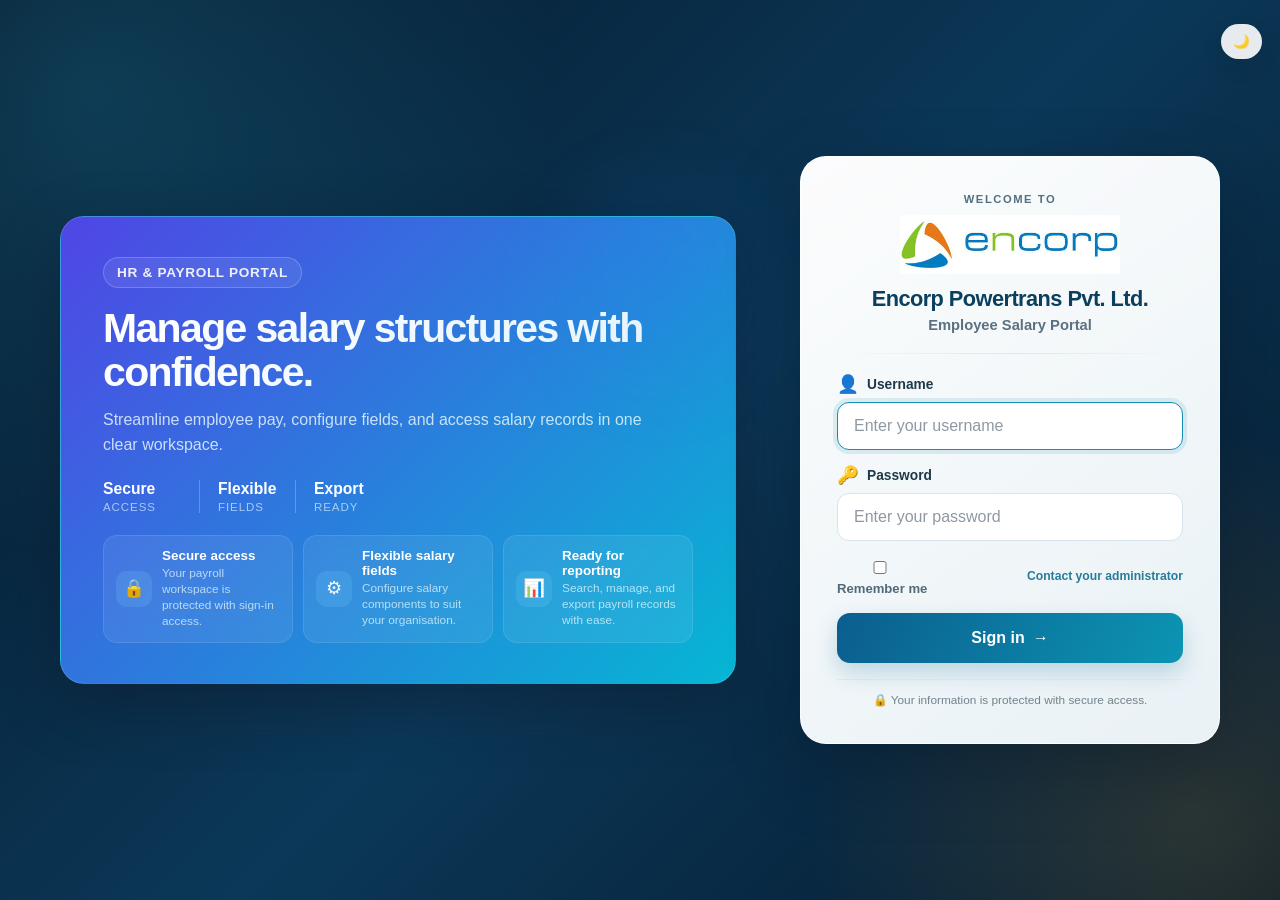
<file: encorp_app/static/index.html>
<!DOCTYPE html>
<html lang="en">
  <head>
    <meta charset="UTF-8" />
    <meta name="viewport" content="width=device-width, initial-scale=1.0" />
    <title>Encorp | Login</title>
    <link rel="stylesheet" href="styles.css?v=encorp-ui-2" />
    <link rel="stylesheet" href="login-overrides.css?v=encorp-ui-2" />
  </head>
  <body class="auth-page">
    <button class="theme-toggle" id="themeToggle" type="button" aria-label="Toggle dark mode">🌙</button>
    <div class="auth-orb auth-orb-one" aria-hidden="true"></div>
    <div class="auth-orb auth-orb-two" aria-hidden="true"></div>
    <div class="auth-grid" aria-hidden="true"></div>
    <div class="page-shell login-bg auth-page">
      <div class="auth-shell">
        <section class="auth-hero" aria-labelledby="loginWelcomeTitle">
          <div class="hero-content">
            <div class="hero-badge">HR &amp; Payroll Portal</div>
            <h2 id="loginWelcomeTitle">Manage salary structures with confidence.</h2>
            <p>Streamline employee pay, configure fields, and access salary records in one clear workspace.</p>
            <div class="hero-stat-row" aria-label="Portal highlights">
              <div><strong>Secure</strong><span>Access</span></div>
              <div><strong>Flexible</strong><span>Fields</span></div>
              <div><strong>Export</strong><span>Ready</span></div>
            </div>
            <div class="hero-features" aria-label="Portal features">
              <div class="feature-item"><span class="feature-icon" aria-hidden="true">&#128274;</span><div class="feature-text"><h4>Secure access</h4><p>Your payroll workspace is protected with sign-in access.</p></div></div>
              <div class="feature-item"><span class="feature-icon" aria-hidden="true">&#9881;</span><div class="feature-text"><h4>Flexible salary fields</h4><p>Configure salary components to suit your organisation.</p></div></div>
              <div class="feature-item"><span class="feature-icon" aria-hidden="true">&#128202;</span><div class="feature-text"><h4>Ready for reporting</h4><p>Search, manage, and export payroll records with ease.</p></div></div>
            </div>
          </div>
        </section>

        <div class="login-card-container">
        <section class="login-card" aria-labelledby="companyName">
          <div class="brand-block">
            <span class="signin-overline">Welcome to</span>
            <img id="headerLogo" class="small-logo" src="encorp-logo.jpg?v=encorp-ui-2" alt="Encorp logo" />
            <h1 id="companyName">Encorp Powertrans Pvt. Ltd.</h1>
            <p id="companyTagline">Employee Salary Portal</p>
          </div>
          <div class="login-divider" aria-hidden="true"></div>
          <form id="loginForm" novalidate>
              <div class="form-group">
                <label for="username"><span class="label-icon" aria-hidden="true">&#128100;</span> Username</label>
                <input id="username" class="form-input" name="username" type="text" placeholder="Enter your username" required autocomplete="username" autofocus />
              </div>

              <div class="form-group">
                <label for="password"><span class="label-icon" aria-hidden="true">&#128273;</span> Password</label>
                <input id="password" class="form-input" name="password" type="password" placeholder="Enter your password" required autocomplete="current-password" />
              </div>

              <div class="form-actions">
                <label class="remember"><input type="checkbox" id="remember" /> Remember me</label>
                <span class="forgot">Contact your administrator</span>
              </div>

              <button type="submit" class="login-btn"><span>Sign in</span><span class="btn-arrow" aria-hidden="true">&#8594;</span></button>
              <p id="loginMessage" class="message" role="alert" aria-live="polite"></p>
          </form>
          <footer class="login-footer"><p><span aria-hidden="true">&#128274;</span> Your information is protected with secure access.</p></footer>
        </section>
        </div>
      </div>
    </div>

    <script src="script.js?v=encorp-ui-4"></script>
  </body>
</html>
</file>
<file: encorp_app/static/styles.css>
:root {
  color-scheme: light;
  font-family: "Segoe UI", Tahoma, Geneva, Verdana, sans-serif;
  --app-font: "Segoe UI";
  --primary: #0f5d8f;
  --primary-dark: #0a3f5e;
  --accent: #f4b400;
  --bg: #f3f7fb;
  --card: #ffffff;
  --text: #162330;
  --muted: #5f6d7c;
  --border: #dfe9f1;
}

body.dark-mode {
  --primary: #4ba3ff;
  --primary-dark: #9dd0ff;
  --accent: #fbbf24;
  --bg: #07131d;
  --card: #0f1f2d;
  --text: #f2f7fb;
  --muted: #9eb0bd;
  --border: #263846;
}

* {
  box-sizing: border-box;
}

body {
  margin: 0;
  font-family: var(--app-font), "Segoe UI", Tahoma, Geneva, Verdana, sans-serif;
  background: linear-gradient(135deg, #f4f9ff 0%, #eef5fb 100%);
  color: var(--text);
  transition: background 0.25s ease, color 0.25s ease;
}

body.dark-mode {
  background: linear-gradient(135deg, #07131d 0%, #122536 100%);
}

.app-shell {
  display: grid;
  grid-template-columns: 260px minmax(0, 1fr);
  min-height: 100vh;
}

.sidebar {
  background: linear-gradient(180deg, #0b3552 0%, #0f5d8f 100%);
  color: #fff;
  padding: 24px 18px;
  transition: width 0.25s ease;
}

.sidebar.collapsed {
  width: 88px;
}

.sidebar.collapsed .brand-text,
.sidebar.collapsed .nav-link {
  display: none;
}

.sidebar.collapsed .sidebar-nav {
  display: none;
}

.sidebar-brand {
  display: flex;
  align-items: center;
  gap: 10px;
  margin-bottom: 24px;
}

.sidebar-brand strong {
  display: block;
  font-size: 1rem;
}

.sidebar-brand p {
  margin: 2px 0 0;
  color: rgba(255,255,255,0.72);
}

.sidebar-nav {
  display: grid;
  gap: 8px;
}

.sidebar-toggle {
  width: 100%;
  margin: 0 0 12px;
  background: rgba(255,255,255,0.14);
  color: #fff;
  border: 0;
  border-radius: 10px;
  padding: 8px;
}

.sidebar .nav-link {
  color: rgba(255,255,255,0.9);
  padding: 10px 12px;
  border-radius: 10px;
}

.sidebar .nav-link.active,
.sidebar .nav-link:hover {
  background: rgba(255,255,255,0.16);
}

.theme-toggle {
  position: fixed;
  top: 18px;
  right: 18px;
  z-index: 50;
  border: none;
  border-radius: 999px;
  padding: 10px 12px;
  background: rgba(255,255,255,0.9);
  box-shadow: 0 8px 20px rgba(0,0,0,0.12);
  cursor: pointer;
}

body.dark-mode .theme-toggle {
  background: rgba(15,31,45,0.95);
  color: #fff;
}

.page-shell {
  min-height: 100vh;
  display: grid;
  place-items: center;
  padding: 24px;
}

.auth-page {
  background: radial-gradient(circle at top left, #2184c2 0%, #0a3f5e 45%, #07263b 100%);
}

.auth-shell {
  width: min(1100px, 100%);
  display: grid;
  grid-template-columns: 1.3fr 0.9fr;
  gap: 24px;
  align-items: stretch;
}

.auth-hero,
.login-card,
.employee-card,
.table-card,
.summary-card,
.toolbar-card,
.dashboard-card,
.settings-card,
.search-card {
  background: var(--card);
  border: 1px solid rgba(255, 255, 255, 0.6);
  border-radius: 22px;
  box-shadow: 0 18px 40px rgba(5, 26, 42, 0.16);
}

.auth-hero {
  padding: 36px;
  background: linear-gradient(135deg, rgba(255,255,255,0.95), rgba(241,247,252,0.95));
  display: flex;
  flex-direction: column;
  justify-content: center;
}

.auth-hero h2 {
  margin: 0 0 12px;
  font-size: 2rem;
  color: var(--primary-dark);
}

.auth-hero p {
  margin: 0 0 16px;
  color: var(--muted);
  line-height: 1.6;
}

.hero-badge {
  display: inline-block;
  margin-bottom: 14px;
  padding: 6px 10px;
  border-radius: 999px;
  background: rgba(15, 93, 143, 0.12);
  color: var(--primary);
  font-size: 0.82rem;
  font-weight: 700;
  letter-spacing: 0.04em;
  text-transform: uppercase;
}

.hero-points {
  margin: 0;
  padding-left: 18px;
  color: var(--text);
  display: grid;
  gap: 8px;
}

.login-card {
  width: 100%;
  padding: 16px;
  display: flex;
  align-items: center;
  justify-content: center;
}

.brand-block {
  text-align: center;
  margin-bottom: 24px;
}

.brand-block-login { text-align:center; margin-bottom: 18px; }
.brand-block-login .small-logo { width:64px; height:64px; margin:0 auto 8px; }
.brand-block-login .brand-name { margin:6px 0 2px; font-size:1.05rem; color:var(--primary-dark); }
.brand-block-login .brand-sub { margin:0; color:var(--muted); font-size:0.9rem; }

.login-panel { width: 100%; max-width: 360px; padding: 28px; }
.login-panel-form input { transition: box-shadow 0.15s ease, border-color 0.15s ease; }
.login-panel-form input::placeholder { color: rgba(0,0,0,0.45); }
.login-panel-form input:focus { box-shadow: 0 6px 18px rgba(15,93,143,0.12); border-color: rgba(15,93,143,0.2); }
.input-row .input-icon { background: rgba(0,0,0,0.02); padding:8px 12px; }
.btn-primary { letter-spacing: 0.6px; font-size: 0.95rem; padding: 12px 14px; }

/* Hero decoration */
.auth-hero { position: relative; overflow: visible; }
.auth-hero::before { content: ''; position: absolute; right: -40px; top: -40px; width: 220px; height: 220px; border-radius: 50%; background: radial-gradient(circle at 30% 30%, rgba(29,134,255,0.08), rgba(29,134,255,0.02)); filter: blur(36px); z-index:0; }
.auth-hero > * { position: relative; z-index: 2; }

@media (max-width: 900px) {
  .auth-shell { grid-template-columns: 1fr; }
  .auth-hero { order: -1; padding-bottom: 18px; }
  .login-card { padding: 8px; }
  .login-panel { max-width: 100%; }
}

/* Polished login overrides */
.login-card { padding: 12px; }
.login-card .brand-block-login h1 { font-size: 1.15rem; color: rgba(0,0,0,0.9); margin-bottom:6px; }
.login-card .brand-block-login p { color: rgba(16,24,40,0.6); margin-bottom: 10px; }
.login-card .small-logo { border-radius: 14px; box-shadow: 0 6px 20px rgba(2,6,23,0.06); }
.login-panel {
  background: #fff;
  border-radius: 18px;
  padding: 28px 30px;
  max-width: 400px;
  width: 100%;
  border: 1px solid rgba(2,6,23,0.04);
  box-shadow: 0 18px 40px rgba(2,6,23,0.06);
}
.login-panel-form .input-row { background: transparent; align-items: center; }
.login-panel-form input[type="text"], .login-panel-form input[type="password"] {
  background: rgba(245,247,250,0.98);
  border: 1px solid rgba(16,24,40,0.04);
  padding: 12px 14px;
  height:44px;
  border-radius: 10px;
  color: #0f1724;
  font-size: 0.98rem;
}
.input-row { gap: 12px; }
.input-icon { width:44px; height:44px; display:flex; align-items:center; justify-content:center; border-radius:10px; background: linear-gradient(180deg,var(--primary),#0a74c2); color: #fff; font-size:18px; }
.form-actions { margin-top:8px; margin-bottom:18px; }
.remember input { transform: translateY(2px); margin-right:8px; }
.forgot { color: var(--primary); font-weight:600; }
.btn-primary { background: linear-gradient(90deg,#1573ff,#0066d6); color:#fff; border-radius:12px; padding:12px; font-weight:800; letter-spacing:0.6px; }
.btn-primary:hover { transform: translateY(-2px); box-shadow: 0 10px 26px rgba(4,38,114,0.12); }
.auth-hero h2 { font-size: 2.1rem; color: #072033; }
.auth-hero p { color: rgba(16,24,40,0.7); max-width: 420px; }
.hero-points li { color: rgba(16,24,40,0.7); }

@media (max-width: 900px) {
  .login-panel { margin-top: 8px; padding: 20px; }
  .auth-hero { padding: 22px; }
}

.brand-logo,
.small-logo {
  display: block;
  width: 72px;
  height: 72px;
  object-fit: contain;
  margin: 0 auto 12px;
  border-radius: 16px;
  background: linear-gradient(135deg, #f0f7ff, #e6f0f7);
  padding: 8px;
}

.small-logo {
  width: 52px;
  height: 52px;
  margin: 0 14px 0 0;
}

.brand-block h1,
.page-header h1 {
  margin: 0 0 6px;
  color: var(--primary-dark);
}

.brand-block p,
.page-header p {
  margin: 0;
  color: var(--muted);
}

.login-form {
  display: grid;
  gap: 12px;
}

label {
  font-weight: 600;
  display: grid;
  gap: 6px;
}

input,
select,
textarea {
  border: 1px solid var(--border);
  border-radius: 12px;
  padding: 10px 12px;
  font-size: 1rem;
  background: #fcfdff;
}

input[type="color"] {
  width: 100%;
  min-height: 44px;
  padding: 4px;
  cursor: pointer;
}

input:focus,
select:focus,
textarea:focus {
  outline: 2px solid rgba(15, 93, 143, 0.2);
  border-color: var(--primary);
}

button,
.primary-btn,
.secondary-btn {
  margin-top: 6px;
  border: none;
  border-radius: 12px;
  background: linear-gradient(135deg, var(--primary), #1881bc);
  color: #fff;
  padding: 10px 14px;
  cursor: pointer;
  font-weight: 700;
  text-decoration: none;
  display: inline-flex;
  justify-content: center;
  align-items: center;
}

button:hover,
.primary-btn:hover,
.secondary-btn:hover {
  transform: translateY(-1px);
  box-shadow: 0 8px 18px rgba(15, 93, 143, 0.18);
}

.secondary-btn {
  background: linear-gradient(135deg, #eef4f8, #dcecf4);
  color: var(--primary-dark);
}

.message {
  min-height: 20px;
  color: #b42318;
  font-size: 0.95rem;
  margin: 0;
}

.helper-text {
  color: var(--muted);
  font-size: 0.9rem;
}

.logo-actions {
  display: flex;
  gap: 10px;
  flex-wrap: wrap;
  align-items: center;
}

.salary-page,
.dashboard-page,
.settings-page,
.search-page {
  max-width: 1240px;
  margin: 0 auto;
  padding: 24px;
}

.page-header {
  display: flex;
  justify-content: space-between;
  align-items: center;
  margin-bottom: 20px;
  gap: 16px;
  padding: 18px 22px;
  background: linear-gradient(135deg, rgba(255,255,255,0.95), rgba(241,247,252,0.95));
  border: 1px solid rgba(223,233,241,0.9);
  border-radius: 18px;
  box-shadow: 0 10px 24px rgba(15, 93, 143, 0.06);
}

.header-title {
  display: flex;
  align-items: center;
}

.header-actions {
  display: flex;
  gap: 10px;
  flex-wrap: wrap;
}

.nav-link {
  text-decoration: none;
  color: var(--primary);
  font-weight: 600;
}

.toolbar-card,
.dashboard-card,
.settings-card,
.search-card,
.employee-card,
.table-card,
.summary-card {
  padding: 22px 24px;
  margin-bottom: 18px;
  border: 1px solid rgba(223,233,241,0.9);
}

.toolbar-group {
  display: flex;
  gap: 10px;
  flex-wrap: wrap;
}

.status-pill {
  display: inline-block;
  margin-top: 12px;
  padding: 6px 10px;
  border-radius: 999px;
  background: #eef8f2;
  color: #067647;
  font-size: 0.9rem;
}

.dashboard-hero {
  display: flex;
  justify-content: space-between;
  align-items: center;
  gap: 18px;
  padding: 24px 28px;
  margin-bottom: 18px;
  background: linear-gradient(135deg, #0f5d8f, #1680b8);
  color: #fff;
  border-radius: 22px;
}

.dashboard-hero h2 {
  margin: 6px 0 8px;
  font-size: 1.7rem;
}

.dashboard-hero p {
  margin: 0;
  color: rgba(255,255,255,0.84);
}

.hero-actions {
  display: flex;
  gap: 10px;
  flex-wrap: wrap;
}

.dashboard-grid {
  display: grid;
  grid-template-columns: repeat(auto-fit, minmax(240px, 1fr));
  gap: 16px;
}

.secondary-grid {
  margin-top: 16px;
}

.dashboard-card h3 {
  margin-top: 0;
  color: var(--primary-dark);
}

.dashboard-card p {
  color: var(--muted);
}

.metric-card {
  background: linear-gradient(135deg, #f9fcff, #f2f7fb);
}

.metric-value {
  font-size: 2rem;
  font-weight: 800;
  color: var(--primary);
  margin: 6px 0 4px;
}

.chart-card {
  min-height: 220px;
}

.chart-bars {
  display: grid;
  gap: 16px;
  margin-top: 16px;
}

.bar-group {
  display: grid;
  gap: 6px;
}

.bar-label-row {
  display: flex;
  justify-content: space-between;
  align-items: center;
  font-size: 0.95rem;
  color: var(--muted);
}

.overview-bar {
  height: 10px;
  border-radius: 999px;
  background: rgba(15, 93, 143, 0.12);
  overflow: hidden;
}

.bar-fill {
  display: block;
  height: 100%;
  border-radius: 999px;
  width: 0;
  transition: width 0.35s ease;
}

.bar-fill.earning {
  background: linear-gradient(90deg, #0f5d8f, #3ea4d8);
}

.bar-fill.deduction {
  background: linear-gradient(90deg, #ef4444, #f97316);
}

.bar-fill.benefits {
  background: linear-gradient(90deg, #16a34a, #4ade80);
}

.chart-summary {
  margin-top: 10px;
  color: var(--muted);
  font-size: 0.95rem;
}

.info-list {
  margin: 10px 0 0 18px;
  color: var(--muted);
  display: grid;
  gap: 8px;
  line-height: 1.5;
}

.status-list {
  display: flex;
  flex-wrap: wrap;
  gap: 8px;
  margin-top: 10px;
}

.employee-grid,
.settings-grid {
  display: grid;
  gap: 14px;
  grid-template-columns: repeat(auto-fit, minmax(220px, 1fr));
}

.table-wrapper {
  overflow-x: auto;
}

table {
  width: 100%;
  border-collapse: collapse;
}

th,
td {
  padding: 10px 8px;
  text-align: left;
  border-bottom: 1px solid #e6edf3;
}

th {
  color: var(--primary-dark);
  font-size: 0.95rem;
}

.total-row td {
  font-weight: 700;
  background: #f7fafc;
}

.amount-input {
  width: 100%;
}

.summary-card h3 {
  margin: 0 0 8px;
  color: var(--primary-dark);
}

.summary-card p {
  margin: 4px 0;
}

.payslip-card {
  background: linear-gradient(135deg, #f8fbff, #eef6fc);
}

.payslip-preview-card {
  background: linear-gradient(135deg, #ffffff, #f7fbff);
  border: 1px solid var(--border);
  border-radius: 22px;
  padding: 22px 24px;
  margin-bottom: 18px;
  box-shadow: 0 10px 24px rgba(15, 93, 143, 0.06);
}

.payslip-preview-card.export-ready {
  box-sizing: border-box;
  width: 190mm;
  max-width: 190mm;
  margin: 0 auto;
  box-shadow: none;
  border-radius: 0;
  border: 1px solid #d9e6f4;
}

.payslip-head {
  display: flex;
  justify-content: space-between;
  align-items: center;
  gap: 12px;
  margin-bottom: 12px;
}

.payslip-badges {
  display: flex;
  gap: 8px;
  flex-wrap: wrap;
}

.summary-grid {
  display: grid;
  grid-template-columns: repeat(auto-fit, minmax(180px, 1fr));
  gap: 12px;
  margin-bottom: 10px;
}

.summary-grid > div {
  background: #fff;
  border: 1px solid var(--border);
  border-radius: 12px;
  padding: 10px 12px;
}

.summary-label {
  display: block;
  font-size: 0.84rem;
  color: var(--muted);
  margin-bottom: 4px;
}

.payslip-header {
  display: flex;
  justify-content: space-between;
  align-items: flex-start;
  gap: 18px;
  margin-bottom: 18px;
}

.payslip-company-area {
  display: flex;
  align-items: center;
  gap: 14px;
}

.payslip-company-area .small-logo {
  width: 64px;
  height: 64px;
  margin: 0;
  border-radius: 14px;
  background: #fff;
  border: 1px solid var(--border);
  padding: 6px;
}

.payslip-company-text {
  display: grid;
  gap: 4px;
}

.payslip-company-text strong {
  font-size: 1.2rem;
}

.payslip-company-text p {
  margin: 0;
  color: var(--muted);
}

.payslip-company-address {
  font-size: 0.85rem;
  color: var(--muted);
}

.payslip-meta-block {
  display: grid;
  gap: 6px;
  text-align: right;
}

.payslip-slip-label {
  display: inline-flex;
  padding: 8px 14px;
  border-radius: 999px;
  background: var(--primary);
  color: #fff !important;
  font-weight: 800;
  text-shadow: 0 1px 2px rgba(0, 0, 0, 0.35);
  font-size: 0.85rem;
  letter-spacing: 0.04em;
}

.payslip-offer-banner {
  margin-bottom: 18px;
  padding: 16px 18px;
  border-radius: 18px;
  background: rgba(15, 93, 143, 0.08);
  border: 1px solid rgba(15, 93, 143, 0.12);
}

.offer-title {
  margin: 0 0 6px;
  font-size: 1.15rem;
  color: var(--primary-dark);
}

/* Make auth-hero dark and prominent on the login page */
.login-bg .auth-hero {
  background: linear-gradient(135deg, #4f46e5 0%, #06b6d4 100%);
  color: #f8fcff;
  padding: 40px 42px;
  border-radius: 24px;
  box-shadow: 0 20px 60px rgba(15, 23, 42, 0.45);
}
.login-bg .auth-hero h2 { color: #f8fbff; }
.login-bg .hero-badge { background: rgba(255,255,255,0.08); color: rgba(255,255,255,0.9); }
.login-bg .hero-points li { color: rgba(255,255,255,0.9); }

/* New centered login styles */
.login-bg {
  min-height: 100vh;
  display: flex;
  align-items: center;
  justify-content: center;
  background: linear-gradient(135deg, #0f1724 0%, #071021 100%);
  color: #e6eef8;
}
.login-wrapper {
  width: 420px;
  max-width: 92%;
  text-align: center;
}
.login-title {
  font-size: 12px;
  letter-spacing: 4px;
  margin-bottom: 18px;
  color: #9fb4d6;
}
.login-panel {
  background: linear-gradient(180deg, rgba(255,255,255,0.04), rgba(255,255,255,0.02));
  border-radius: 12px;
  padding: 26px;
  box-shadow: 0 10px 30px rgba(2,6,23,0.6), inset 0 1px 0 rgba(255,255,255,0.02);
  margin-bottom: 14px;
}
.input-row { display:flex; align-items:center; gap:12px; margin-bottom:12px; }
.input-icon { width:44px; height:44px; display:flex; align-items:center; justify-content:center; border-radius:10px; background: linear-gradient(180deg,#06b6d4,#4f46e5); color: #fff; font-size:18px; }
.login-panel-form input[type="text"], .login-panel-form input[type="password"] {
  flex:1; padding:10px 12px; border-radius:8px; border:1px solid rgba(255,255,255,0.06); background:transparent; color:#eaf4ff; outline:none;
}
.form-actions { display:flex; justify-content:space-between; align-items:center; font-size:13px; margin:10px 0 14px 0; }
.btn { padding:10px 14px; border-radius:8px; font-weight:600; cursor:pointer; border:none; }
.btn-primary { background: linear-gradient(90deg,#06b6d4,#0ea5a4); color:#fff; width:100%; }
.btn-ghost { background:transparent; color:#bcd3ef; border:1px solid rgba(255,255,255,0.04); padding:8px 12px; }
.register-cta { text-align:center; }
.message { color:#ffb4b4; margin-top:8px; font-size:13px; }

.offer-subtitle {
  margin: 0;
  color: var(--muted);
  line-height: 1.5;
}

.offer-greeting {
  margin: 14px 0 18px;
  color: var(--text);
  line-height: 1.7;
  font-size: 0.95rem;
}

.payslip-terms {
  margin-bottom: 20px;
  padding: 18px;
  border-radius: 18px;
  background: rgba(15, 93, 143, 0.05);
  border: 1px solid rgba(15, 93, 143, 0.1);
}

.payslip-terms h3 {
  margin: 0 0 10px;
  font-size: 1rem;
  color: var(--primary-dark);
}

.payslip-terms ul {
  margin: 0;
  padding-left: 20px;
  color: var(--muted);
}

.payslip-terms li {
  margin-bottom: 8px;
}

.payslip-footer {
  margin-top: 22px;
  padding: 18px;
  border-radius: 16px;
  background: #f7fbff;
  color: var(--muted);
}

.payslip-signature {
  display: flex;
  justify-content: space-between;
  gap: 18px;
  margin-bottom: 14px;
}

.payslip-signature div {
  display: grid;
  gap: 4px;
  min-width: 160px;
}

.payslip-signature span {
  font-size: 0.82rem;
  color: var(--muted);
}

.payslip-signature strong {
  font-size: 0.95rem;
  color: var(--text);
}

.payslip-meta-block span {
  font-size: 0.95rem;
}

.payslip-meta-block span {
  display: block;
  color: var(--muted);
  font-size: 0.9rem;
}

.payslip-details-grid {
  display: grid;
  grid-template-columns: repeat(auto-fit, minmax(180px, 1fr));
  gap: 12px;
  margin-bottom: 20px;
}

.payslip-details-grid div {
  background: #fff;
  border: 1px solid #dbe9f5;
  border-radius: 12px;
  padding: 14px 16px;
}

.payslip-details-grid span {
  display: block;
  font-size: 0.82rem;
  color: var(--muted);
  margin-bottom: 6px;
}

.payslip-details-grid strong {
  display: block;
  font-size: 1rem;
}

.type-pill {
  display: inline-flex;
  align-items: center;
  justify-content: center;
  padding: 4px 8px;
  border-radius: 999px;
  font-size: 0.8rem;
  background: rgba(15, 93, 143, 0.08);
  color: var(--primary-dark);
}

.payslip-breakdown table {
  width: 100%;
  border-collapse: collapse;
}

.payslip-breakdown th,
.payslip-breakdown td {
  border: 1px solid #d9e6f4;
  padding: 12px 10px;
  text-align: left;
}

.payslip-breakdown th {
  background: #eef6fc;
}

.payslip-breakdown tr {
  break-inside: avoid;
  page-break-inside: avoid;
}

.footer-row td {
  font-weight: 700;
}

.payslip-breakdown tfoot td {
  border-top: 2px solid #d1dbe8;
}

.net-row {
  background: rgba(15, 93, 143, 0.08);
}

.payslip-footer {
  margin-top: 22px;
  padding: 16px 18px;
  border-radius: 16px;
  background: #f7fbff;
  color: var(--muted);
}

.payslip-signature {
  display: flex;
  justify-content: space-between;
  gap: 18px;
  margin-bottom: 12px;
}

.payslip-signature div {
  display: grid;
  gap: 4px;
}

.payslip-signature span {
  font-size: 0.82rem;
  color: var(--muted);
}

.payslip-signature strong {
  font-size: 0.95rem;
}

@media print {
  body {
    background: #fff;
  }

  .app-shell,
  .sidebar,
  .theme-toggle,
  .toolbar-card,
  .page-header,
  .header-actions,
  .nav-link,
  button,
  .payslip-badges,
  .result-item,
  .status-pill,
  .dashboard-card,
  .settings-card,
  .search-card,
  .employee-card,
  .table-card,
  .summary-card {
    display: none !important;
  }

  .salary-page {
    padding: 0;
    max-width: none;
  }

  .payslip-preview-card {
    display: block !important;
    border: 1px solid #d1d5db;
    box-shadow: none;
    margin: 0;
    width: 100%;
    max-width: 100%;
    border-radius: 0;
    page-break-inside: avoid;
  }

  .payslip-preview-card.export-ready {
    max-width: 100%;
  }

  .payslip-preview-card,
  .payslip-footer,
  .payslip-details-grid div,
  .payslip-breakdown th,
  .payslip-breakdown td {
    background: #fff !important;
    color: #000 !important;
    border-color: #ccc !important;
  }

  .payslip-slip-label {
    background: #000 !important;
    color: #fff !important;
  }

  .payslip-breakdown th,
  .payslip-breakdown td {
    page-break-inside: avoid;
  }

  @page {
    size: A4;
    margin: 10mm;
  }
}

.salary-calculator-card h2 {
  margin: 0 0 8px;
  color: var(--primary-dark);
}

.calculator-help {
  margin: 0 0 14px;
  color: var(--muted);
  line-height: 1.5;
}

.salary-calculator-fields {
  display: grid;
  grid-template-columns: repeat(auto-fit, minmax(190px, 1fr));
  gap: 12px;
  align-items: end;
}

.salary-calculator-fields label {
  display: grid;
  gap: 6px;
  color: var(--text);
  font-size: 0.9rem;
}

.salary-calculator-fields button {
  min-height: 42px;
  margin: 0;
  white-space: normal;
}

.calculator-message {
  min-height: 1.25em;
  margin: 10px 0 0;
  color: var(--primary-dark);
  font-size: 0.88rem;
}

.consideration-select {
  min-width: 88px;
}

.deduction-excluded td {
  background: rgba(148, 163, 184, 0.09);
}

.deduction-excluded .amount-input {
  color: var(--muted);
  opacity: 0.72;
}

@media (max-width: 640px) {
  .salary-calculator-fields {
    grid-template-columns: 1fr;
  }
}

/* Keep feedback messages compact and use the supplied Encorp brand mark. */
.message {
  min-height: 0;
  margin: 6px 0 0;
  font-size: 0.78rem;
  line-height: 1.35;
}

.sidebar-brand .small-logo {
  width: 112px !important;
  height: auto !important;
  max-height: 38px;
  margin: 0;
  padding: 0;
  border-radius: 0;
  background: transparent;
}

.sidebar.collapsed .sidebar-brand .small-logo {
  width: 48px !important;
  max-height: 24px;
}

/* Premium login-page refresh */
.auth-page { min-height: 100vh; background: #071d31; isolation: isolate; }
.login-bg.auth-page { position: relative; z-index: 1; min-height: 100vh; padding: 42px 28px; background: radial-gradient(circle at 7% 10%, rgba(44,182,221,.2), transparent 29rem), radial-gradient(circle at 93% 90%, rgba(247,181,54,.15), transparent 24rem), linear-gradient(135deg, #06192b, #0b3858 52%, #061a2d); }
.auth-grid { position: fixed; inset: 0; z-index: 0; pointer-events: none; opacity: .17; background-image: linear-gradient(rgba(255,255,255,.22) 1px, transparent 1px), linear-gradient(90deg, rgba(255,255,255,.22) 1px, transparent 1px); background-size: 54px 54px; mask-image: linear-gradient(to bottom, black, transparent 78%); }
.auth-orb { position: fixed; z-index: 0; width: 26rem; aspect-ratio: 1; border-radius: 50%; pointer-events: none; opacity: .48; }
.auth-orb-one { top: -14rem; left: -11rem; background: radial-gradient(circle, #23c4e5, rgba(35,196,229,0) 69%); }
.auth-orb-two { right: -13rem; bottom: -16rem; background: radial-gradient(circle, #f3ad32, rgba(243,173,50,0) 68%); }
.auth-shell { position: relative; z-index: 1; width: min(1160px, 100%); grid-template-columns: minmax(0,1.18fr) minmax(370px,.82fr); gap: clamp(28px,5vw,72px); align-items: center; }
.auth-hero { min-height: 590px; padding: clamp(34px,5vw,62px); border: 1px solid rgba(183,228,245,.18); border-radius: 32px; background: linear-gradient(145deg, rgba(15,86,122,.58), rgba(4,35,58,.64)); box-shadow: 0 32px 90px rgba(0,8,17,.32), inset 0 1px rgba(255,255,255,.13); }
.hero-badge { padding: 9px 15px; background: rgba(255,255,255,.1); color: #dff8ff; border-color: rgba(255,255,255,.2); }
.auth-hero h2 { font-size: clamp(2.35rem,4vw,4rem); letter-spacing: -.045em; max-width: 620px; }
.auth-hero > .hero-content > p { max-width: 580px; color: rgba(231,248,255,.83); font-size: 1.07rem; }
.hero-stat-row { display: flex; margin: 30px 0; }
.hero-stat-row div { display: grid; gap: 3px; min-width: 105px; padding: 0 22px; border-left: 1px solid rgba(255,255,255,.24); }
.hero-stat-row div:first-child { padding-left: 0; border-left: 0; }
.hero-stat-row strong { color: #fff; font-size: 1.05rem; }
.hero-stat-row span { color: rgba(222,244,255,.68); font-size: .78rem; letter-spacing: .08em; text-transform: uppercase; }
.feature-item { padding: 14px 16px; border-radius: 16px; background: rgba(255,255,255,.075); }
.feature-item:hover { transform: translateX(7px) scale(1.01); background: rgba(255,255,255,.12); }
.feature-icon { display: grid; place-items: center; width: 42px; min-width: 42px; height: 42px; font-size: 1.25rem; border-radius: 12px; background: rgba(141,226,250,.14); }
.login-card-container { width: 100%; max-width: 450px; justify-self: end; }
.login-card { padding: 42px; border: 1px solid rgba(255,255,255,.84); border-radius: 28px; background: linear-gradient(145deg,rgba(255,255,255,.99),rgba(240,248,252,.97)); box-shadow: 0 30px 80px rgba(0,13,27,.35); }
.brand-block { margin-bottom: 0; }
.signin-overline { display: block; margin-bottom: 9px; color: #517080; font-size: .73rem; font-weight: 800; letter-spacing: .14em; text-transform: uppercase; }
.login-card .small-logo { width: 76px !important; height: 76px !important; margin: 0 auto 16px !important; padding: 0; border-radius: 20px; box-shadow: 0 12px 24px rgba(15,93,143,.2); }
.brand-block h1 { color: #0a3f5e; font-size: 1.65rem; line-height: 1.22; letter-spacing: -.025em; }
.brand-block p { color: #5a7180; font-weight: 600; }
.login-divider { margin: 25px 0; }
.form-group { gap: 9px; margin-bottom: 18px; }
.form-group label { color: #1e394a; font-size: .88rem; }
.form-input { min-height: 50px; border: 1px solid #d7e4ea; border-radius: 13px; background: #fff; }
.form-input:hover { border-color: #aacbd8; }
.form-input:focus { border-color: #168eb1; box-shadow: 0 0 0 4px rgba(22,142,177,.13); }
.form-actions { margin: 4px 0 20px; }
.remember { color: #516a78; font-size: .84rem; }
.forgot { color: #287c99; font-size: .78rem; font-weight: 700; }
.login-btn { min-height: 53px; margin-top: 0; border-radius: 14px; background: linear-gradient(115deg,#0b5e8f,#0c94b3); box-shadow: 0 12px 24px rgba(10,103,145,.27); }
.login-footer { margin-top: 20px; padding-top: 17px; border-top-color: #e2edf1; }
.login-footer p { color: #71838d; font-size: .78rem; }
@media (max-width:920px) { .login-bg.auth-page { padding: 28px 18px; } .auth-shell { grid-template-columns: 1fr; max-width: 620px; } .auth-hero { min-height: auto; } .login-card-container { justify-self: stretch; max-width: none; } }
@media (max-width:560px) { .auth-hero { padding: 30px 24px; border-radius: 24px; } .hero-stat-row div { min-width: 0; flex: 1; padding: 0 10px; } .login-card { padding: 30px 24px; border-radius: 24px; } }

.payslip-signature div {
  display: grid;
  gap: 4px;
}

.payslip-signature span {
  font-size: 0.82rem;
  color: var(--muted);
}

.payslip-signature strong {
  font-size: 0.95rem;
}

.payslip-meta {
  background: #f8fbff;
  border: 1px solid var(--border);
  border-radius: 14px;
  padding: 10px 12px;
}

/* ========== ATTRACTIVE LOGIN PAGE STYLES ========== */

/* Background Decorations */
.auth-bg-decoration {
  position: fixed;
  top: 0;
  left: 0;
  width: 100%;
  height: 100%;
  z-index: -1;
  overflow: hidden;
}

.blob {
  position: absolute;
  border-radius: 50%;
  opacity: 0.15;
  mix-blend-mode: multiply;
  filter: blur(60px);
}

.blob-1 {
  width: 400px;
  height: 400px;
  background: linear-gradient(135deg, #0f5d8f, #1680b8);
  top: -100px;
  left: -100px;
  animation: float 8s ease-in-out infinite;
}

.blob-2 {
  width: 350px;
  height: 350px;
  background: linear-gradient(135deg, #f4b400, #ff9a76);
  bottom: -50px;
  right: -50px;
  animation: float 10s ease-in-out infinite reverse;
}

.blob-3 {
  width: 300px;
  height: 300px;
  background: linear-gradient(135deg, #2196f3, #0f5d8f);
  top: 50%;
  right: 5%;
  animation: float 12s ease-in-out infinite;
}

@keyframes float {
  0%, 100% { transform: translate(0, 0); }
  50% { transform: translate(30px, 40px); }
}

/* Enhanced Auth Page */
.auth-page {
  background: radial-gradient(circle at top left, #0f5d8f 0%, #0a3f5e 40%, #051a2a 100%);
  position: relative;
  overflow: hidden;
}

body.dark-mode.auth-page {
  background: radial-gradient(circle at top left, #1a2940 0%, #0d1e2d 40%, #050f17 100%);
}

/* Enhanced Auth Shell */
.auth-shell {
  width: min(1200px, 100%);
  display: grid;
  grid-template-columns: 1.2fr 1fr;
  gap: 40px;
  align-items: center;
  animation: slideUp 0.6s ease-out;
}

@keyframes slideUp {
  from {
    opacity: 0;
    transform: translateY(30px);
  }
  to {
    opacity: 1;
    transform: translateY(0);
  }
}

/* Hero Section Enhanced */
.auth-hero {
  padding: 48px;
  background: linear-gradient(135deg, rgba(255,255,255,0.08) 0%, rgba(255,255,255,0.04) 100%);
  backdrop-filter: blur(10px);
  border: 1px solid rgba(255,255,255,0.12);
  border-radius: 28px;
  display: flex;
  flex-direction: column;
  justify-content: center;
  color: white;
  box-shadow: 0 20px 60px rgba(0, 0, 0, 0.3);
}

body.dark-mode .auth-hero {
  background: linear-gradient(135deg, rgba(255,255,255,0.05) 0%, rgba(255,255,255,0.02) 100%);
  border: 1px solid rgba(255,255,255,0.08);
}

.hero-content {
  animation: fadeInUp 0.8s ease-out;
}

@keyframes fadeInUp {
  from {
    opacity: 0;
    transform: translateY(20px);
  }
  to {
    opacity: 1;
    transform: translateY(0);
  }
}

.hero-badge {
  display: inline-block;
  margin-bottom: 20px;
  padding: 8px 16px;
  border-radius: 999px;
  background: linear-gradient(135deg, rgba(244, 180, 0, 0.2), rgba(255, 154, 118, 0.2));
  color: #fbbf24;
  font-size: 0.85rem;
  font-weight: 700;
  letter-spacing: 0.05em;
  border: 1px solid rgba(251, 191, 36, 0.3);
  backdrop-filter: blur(10px);
  width: fit-content;
}

.auth-hero h2 {
  margin: 0 0 16px;
  font-size: 2.5rem;
  font-weight: 800;
  background: linear-gradient(135deg, #ffffff, #e3f2fd);
  -webkit-background-clip: text;
  -webkit-text-fill-color: transparent;
  background-clip: text;
  line-height: 1.2;
}

body.dark-mode .auth-hero h2 {
  background: linear-gradient(135deg, #f2f7fb, #b3e5fc);
  -webkit-background-clip: text;
  -webkit-text-fill-color: transparent;
  background-clip: text;
}

.auth-hero p {
  margin: 0 0 32px;
  color: rgba(255,255,255,0.85);
  line-height: 1.7;
  font-size: 1.05rem;
}

/* Hero Features */
.hero-features {
  display: flex;
  flex-direction: column;
  gap: 16px;
}

.feature-item {
  display: flex;
  gap: 16px;
  align-items: flex-start;
  padding: 16px;
  background: rgba(255,255,255,0.06);
  backdrop-filter: blur(10px);
  border: 1px solid rgba(255,255,255,0.1);
  border-radius: 14px;
  transition: all 0.3s ease;
  cursor: pointer;
}

.feature-item:hover {
  background: rgba(255,255,255,0.1);
  transform: translateX(8px);
  border-color: rgba(255,255,255,0.2);
}

.feature-icon {
  font-size: 1.8rem;
  min-width: 40px;
  text-align: center;
}

.feature-text h4 {
  margin: 0 0 4px;
  color: #ffffff;
  font-size: 1rem;
  font-weight: 700;
}

.feature-text p {
  margin: 0;
  color: rgba(255,255,255,0.75);
  font-size: 0.9rem;
}

/* Login Card Container */
.login-card-container {
  animation: fadeInRight 0.8s ease-out;
}

@keyframes fadeInRight {
  from {
    opacity: 0;
    transform: translateX(30px);
  }
  to {
    opacity: 1;
    transform: translateX(0);
  }
}

.login-card {
  background: linear-gradient(135deg, var(--card) 0%, rgba(255,255,255, 0.95) 100%);
  border: 1px solid rgba(255,255,255,0.8);
  border-radius: 24px;
  box-shadow: 0 25px 50px rgba(0, 0, 0, 0.15);
  padding: 40px;
  backdrop-filter: blur(10px);
  width: 100%;
}

body.dark-mode .login-card {
  background: linear-gradient(135deg, var(--card) 0%, rgba(15, 31, 45, 0.95) 100%);
  border: 1px solid rgba(255,255,255,0.1);
  box-shadow: 0 25px 50px rgba(0, 0, 0, 0.5);
}

/* Brand Block */
.brand-block {
  text-align: center;
  margin-bottom: 28px;
  animation: scaleIn 0.6s ease-out;
}

@keyframes scaleIn {
  from {
    opacity: 0;
    transform: scale(0.9);
  }
  to {
    opacity: 1;
    transform: scale(1);
  }
}

.brand-logo {
  display: block;
  width: 80px;
  height: 80px;
  object-fit: contain;
  margin: 0 auto 16px;
  border-radius: 16px;
  background: linear-gradient(135deg, #f0f7ff, #e6f0f7);
  padding: 8px;
  box-shadow: 0 8px 20px rgba(15, 93, 143, 0.12);
  transition: transform 0.3s ease;
}

.brand-logo:hover {
  transform: scale(1.05);
}

.brand-block h1 {
  margin: 0 0 8px;
  color: var(--primary-dark);
  font-size: 1.6rem;
  font-weight: 800;
}

.brand-block p {
  margin: 0;
  color: var(--muted);
  font-size: 0.95rem;
}

/* Login Divider */
.login-divider {
  height: 1px;
  background: linear-gradient(90deg, transparent, var(--border), transparent);
  margin: 28px 0;
}

/* Form Group */
.form-group {
  display: grid;
  gap: 8px;
  margin-bottom: 20px;
}

.form-group label {
  font-weight: 700;
  color: var(--text);
  display: flex;
  align-items: center;
  gap: 8px;
  font-size: 0.95rem;
}

.label-icon {
  font-size: 1.1rem;
}

/* Form Inputs */
.form-input {
  border: 2px solid var(--border);
  border-radius: 12px;
  padding: 12px 16px;
  font-size: 1rem;
  background: linear-gradient(135deg, #fcfdff, #fafbfe);
  color: var(--text);
  transition: all 0.3s ease;
  font-family: inherit;
}

body.dark-mode .form-input {
  background: linear-gradient(135deg, #1a2a38, #0f1f2d);
  border-color: rgba(255,255,255,0.1);
}

.form-input:focus {
  outline: none;
  border-color: var(--primary);
  box-shadow: 0 0 0 4px rgba(15, 93, 143, 0.1);
  background: var(--card);
}

.form-input::placeholder {
  color: var(--muted);
  opacity: 0.7;
}

/* Login Button */
.login-btn {
  width: 100%;
  padding: 14px 24px;
  margin-top: 12px;
  background: linear-gradient(135deg, var(--primary), #1881bc);
  color: #fff;
  border: none;
  border-radius: 12px;
  font-size: 1rem;
  font-weight: 700;
  cursor: pointer;
  transition: all 0.3s ease;
  display: flex;
  justify-content: center;
  align-items: center;
  gap: 8px;
  box-shadow: 0 8px 20px rgba(15, 93, 143, 0.25);
  position: relative;
  overflow: hidden;
}

.login-btn::before {
  content: '';
  position: absolute;
  top: 0;
  left: -100%;
  width: 100%;
  height: 100%;
  background: linear-gradient(90deg, transparent, rgba(255,255,255,0.2), transparent);
  transition: left 0.5s ease;
}

.login-btn:hover::before {
  left: 100%;
}

.login-btn:hover {
  transform: translateY(-2px);
  box-shadow: 0 12px 30px rgba(15, 93, 143, 0.35);
}

.login-btn:active {
  transform: translateY(0);
}

.btn-arrow {
  transition: transform 0.3s ease;
  display: inline-block;
}

.login-btn:hover .btn-arrow {
  transform: translateX(4px);
}

/* Message */
.message {
  min-height: 24px;
  color: #ef4444;
  font-size: 0.9rem;
  margin-top: 12px;
  text-align: center;
  animation: slideDown 0.3s ease-out;
}

@keyframes slideDown {
  from {
    opacity: 0;
    transform: translateY(-10px);
  }
  to {
    opacity: 1;
    transform: translateY(0);
  }
}

/* Login Footer */
.login-footer {
  text-align: center;
  margin-top: 20px;
  padding-top: 20px;
  border-top: 1px solid var(--border);
}

.login-footer p {
  margin: 0;
  color: var(--muted);
  font-size: 0.85rem;
}

/* ========== ANALYTICS CHARTS SECTION ========== */

.analytics-section {
  margin-top: 40px;
  animation: fadeIn 0.6s ease-out;
}

@keyframes fadeIn {
  from {
    opacity: 0;
    transform: translateY(20px);
  }
  to {
    opacity: 1;
    transform: translateY(0);
  }
}

.section-header {
  margin-bottom: 28px;
  text-align: center;
}

.section-header h2 {
  margin: 0 0 8px;
  color: var(--primary-dark);
  font-size: 2rem;
  font-weight: 800;
}

.section-header p {
  margin: 0;
  color: var(--muted);
  font-size: 1.05rem;
}

.charts-grid {
  display: grid;
  grid-template-columns: 1fr;
  gap: 24px;
}

/* Full Width Monthly Chart */
.full-width-chart {
  grid-column: 1 / -1;
  min-height: 420px;
}

/* Quarter and Yearly Charts Side by Side */
.quarter-chart,
.year-chart {
  min-height: 360px;
}

@media (min-width: 1024px) {
  .charts-grid {
    grid-template-columns: 1fr 1fr;
  }

  .full-width-chart {
    grid-column: 1 / -1;
  }

  .quarter-chart,
  .year-chart {
    grid-column: span 1;
  }
}

/* Chart Header */
.chart-header {
  display: flex;
  justify-content: space-between;
  align-items: center;
  margin-bottom: 20px;
  padding-bottom: 16px;
  border-bottom: 2px solid rgba(15, 93, 143, 0.1);
}

.chart-header h3 {
  margin: 0;
  color: var(--primary-dark);
  font-size: 1.25rem;
  font-weight: 700;
}

.chart-badge {
  display: inline-block;
  padding: 6px 12px;
  background: linear-gradient(135deg, rgba(15, 93, 143, 0.12), rgba(24, 129, 188, 0.12));
  color: var(--primary);
  border-radius: 20px;
  font-size: 0.8rem;
  font-weight: 600;
  border: 1px solid rgba(15, 93, 143, 0.2);
}

body.dark-mode .chart-badge {
  background: linear-gradient(135deg, rgba(75, 163, 255, 0.15), rgba(157, 208, 255, 0.15));
  border-color: rgba(75, 163, 255, 0.3);
}

/* Chart Container */
.chart-container {
  position: relative;
  height: 280px;
  margin-bottom: 16px;
  padding: 16px;
  background: linear-gradient(135deg, rgba(240, 247, 255, 0.5), rgba(230, 240, 247, 0.3));
  border-radius: 14px;
  border: 1px solid rgba(15, 93, 143, 0.08);
}

body.dark-mode .chart-container {
  background: linear-gradient(135deg, rgba(26, 42, 56, 0.4), rgba(15, 31, 45, 0.3));
  border-color: rgba(75, 163, 255, 0.1);
}

.chart-container canvas {
  max-height: 250px;
}

/* Chart Stats */
.chart-stats {
  display: grid;
  grid-template-columns: repeat(auto-fit, minmax(140px, 1fr));
  gap: 12px;
  padding-top: 12px;
}

.stat-item {
  padding: 12px;
  background: linear-gradient(135deg, rgba(15, 93, 143, 0.06), rgba(244, 180, 0, 0.04));
  border-radius: 10px;
  border: 1px solid rgba(15, 93, 143, 0.1);
  text-align: center;
}

body.dark-mode .stat-item {
  background: linear-gradient(135deg, rgba(75, 163, 255, 0.08), rgba(251, 191, 36, 0.05));
  border-color: rgba(75, 163, 255, 0.15);
}

.stat-label {
  display: block;
  color: var(--muted);
  font-size: 0.8rem;
  margin-bottom: 4px;
  font-weight: 600;
  text-transform: uppercase;
  letter-spacing: 0.02em;
}

.stat-value {
  display: block;
  color: var(--primary);
  font-size: 1.4rem;
  font-weight: 800;
}

body.dark-mode .stat-value {
  color: #4ba3ff;
}

/* Responsive Charts */
@media (max-width: 768px) {
  .section-header h2 {
    font-size: 1.5rem;
  }

  .chart-header {
    flex-direction: column;
    align-items: flex-start;
    gap: 8px;
  }

  .chart-container {
    height: 240px;
    padding: 12px;
  }

  .full-width-chart {
    min-height: 380px;
  }

  .quarter-chart,
  .year-chart {
    min-height: 320px;
  }

  .chart-stats {
    grid-template-columns: 1fr 1fr;
  }
}
  .auth-shell {
    grid-template-columns: 1fr;
    gap: 24px;
  }

  .auth-hero {
    padding: 36px;
  }

  .auth-hero h2 {
    font-size: 2rem;
  }

  .hero-features {
    flex-direction: row;
  }

  .feature-item {
    flex: 1;
  }
}

@media (max-width: 768px) {
  .page-shell {
    padding: 16px;
  }

  .auth-hero {
    padding: 28px;
    border-radius: 20px;
  }

  .auth-hero h2 {
    font-size: 1.8rem;
    margin-bottom: 12px;
  }

  .auth-hero p {
    font-size: 0.95rem;
    margin-bottom: 20px;
  }

  .hero-features {
    flex-direction: column;
  }

  .feature-item {
    padding: 12px;
  }

  .login-card {
    padding: 28px;
  }

  .brand-logo {
    width: 60px;
    height: 60px;
  }

  .brand-block h1 {
    font-size: 1.3rem;
  }

  .login-btn {
    padding: 12px 20px;
    font-size: 0.95rem;
  }

  .blob-1,
  .blob-2,
  .blob-3 {
    filter: blur(40px);
  }
}

.payslip-meta span {
  display: block;
  font-size: 0.82rem;
  color: var(--muted);
  margin-bottom: 4px;
}

.payslip-breakdown table {
  margin-top: 4px;
}

.payslip-breakdown th,
.payslip-breakdown td {
  border-color: #e6edf3;
}

.note {
  color: var(--muted);
  font-size: 0.95rem;
}

#ctcValue {
  font-size: 1.8rem;
  font-weight: 700;
  color: var(--primary);
}

.list-group {
  display: grid;
  gap: 10px;
}

.result-item {
  padding: 12px 14px;
  border: 1px solid var(--border);
  border-radius: 12px;
  display: flex;
  justify-content: space-between;
  align-items: center;
  background: #fcfdff;
}

.search-row {
  display: flex;
  gap: 10px;
  flex-wrap: wrap;
  margin-bottom: 12px;
}

.search-row input {
  flex: 1;
  min-width: 260px;
}

@media (max-width: 900px) {
  .auth-shell {
    grid-template-columns: 1fr;
  }

  .app-shell {
    grid-template-columns: 1fr;
  }

  .sidebar {
    position: sticky;
    top: 0;
    z-index: 20;
    display: flex;
    align-items: center;
    justify-content: space-between;
    padding: 12px 16px;
  }

  .sidebar-nav {
    display: none;
  }

  .sidebar.collapsed {
    width: auto;
  }

  .sidebar.collapsed .brand-text,
  .sidebar.collapsed .nav-link {
    display: block;
  }

  .sidebar-toggle {
    width: auto;
    margin: 0;
  }
}

@media (max-width: 700px) {
  .salary-page,
  .dashboard-page,
  .settings-page,
  .search-page {
    padding: 16px;
  }

  .page-header,
  .dashboard-hero,
  .payslip-head {
    flex-direction: column;
    align-items: flex-start;
  }

  .hero-actions {
    width: 100%;
  }

  .hero-actions a {
    width: 100%;
  }

  .search-row,
  .toolbar-group {
    flex-direction: column;
  }

  .toolbar-group button,
  .search-row button {
    width: 100%;
  }
}

@media print {
  body {
    background: #fff;
  }

  .app-shell {
    display: block;
  }

  .sidebar,
  .theme-toggle,
  .toolbar-card,
  .page-header,
  .header-actions,
  .nav-link,
  button,
  .payslip-badges {
    display: none !important;
  }

  .salary-page {
    padding: 0;
    max-width: none;
  }

  .employee-card,
  .table-card,
  .summary-card,
  .settings-card,
  .search-card,
  .dashboard-card {
    display: none !important;
  }

  .payslip-preview-card {
    display: block !important;
    border: 1px solid #d1d5db;
    box-shadow: none;
    margin: 0;
  }

  @page {
    size: A4;
    margin: 10mm;
  }
}
</file>
<file: encorp_app/static/login-overrides.css>
/* Compact, responsive login layout. */
.auth-page {
  min-height: 100vh;
  overflow-x: hidden;
  background: #071d31;
}

.login-bg.auth-page {
  position: relative;
  z-index: 1;
  min-height: 100vh;
  display: grid;
  place-items: center;
  padding: clamp(18px, 3vh, 30px) 28px;
  background:
    radial-gradient(circle at 7% 10%, rgba(44,182,221,.2), transparent 29rem),
    radial-gradient(circle at 93% 90%, rgba(247,181,54,.15), transparent 24rem),
    linear-gradient(135deg,#06192b,#0b3858 52%,#061a2d);
}

.auth-grid { position: fixed; inset: 0; z-index: 0; pointer-events: none; opacity: .12; background-image: linear-gradient(rgba(255,255,255,.2) 1px,transparent 1px),linear-gradient(90deg,rgba(255,255,255,.2) 1px,transparent 1px); background-size: 54px 54px; }
.auth-orb { position: fixed; z-index: 0; width: 26rem; aspect-ratio: 1; border-radius: 50%; pointer-events: none; opacity: .4; }
.auth-orb-one { top: -14rem; left: -11rem; background: radial-gradient(circle,#23c4e5,transparent 69%); }
.auth-orb-two { right: -13rem; bottom: -16rem; background: radial-gradient(circle,#f3ad32,transparent 68%); }

.auth-shell {
  position: relative;
  z-index: 1;
  width: min(1160px,100%);
  display: grid;
  grid-template-columns: minmax(0,1fr) minmax(360px,420px);
  gap: clamp(28px,5vw,64px);
  align-items: center;
}

.auth-hero {
  min-height: 0;
  padding: clamp(30px,4vw,48px);
  border: 1px solid rgba(183,228,245,.18);
  border-radius: 28px;
  background: linear-gradient(145deg,rgba(15,86,122,.58),rgba(4,35,58,.64));
  box-shadow: 0 26px 70px rgba(0,8,17,.28),inset 0 1px rgba(255,255,255,.13);
}

.hero-badge { margin-bottom: 18px; padding: 7px 13px; background: rgba(255,255,255,.1); color: #dff8ff; border-color: rgba(255,255,255,.2); }
.auth-hero h2 { max-width: 610px; margin: 0 0 12px; font-size: clamp(2.2rem,3.2vw,3.35rem); line-height: 1.08; letter-spacing: -.04em; }
.auth-hero > .hero-content > p { max-width: 560px; margin: 0; color: rgba(231,248,255,.83); font-size: 1rem; line-height: 1.6; }
.hero-stat-row { display: flex; margin: 22px 0; }
.hero-stat-row div { display: grid; gap: 3px; min-width: 96px; padding: 0 18px; border-left: 1px solid rgba(255,255,255,.24); }
.hero-stat-row div:first-child { padding-left: 0; border-left: 0; }
.hero-stat-row strong { color: #fff; font-size: .98rem; }
.hero-stat-row span { color: rgba(222,244,255,.68); font-size: .72rem; letter-spacing: .08em; text-transform: uppercase; }
.hero-features { display: grid; grid-template-columns: repeat(3,minmax(0,1fr)); gap: 10px; }
.feature-item { min-width: 0; gap: 10px; align-items: center; padding: 12px; border: 1px solid rgba(255,255,255,.1); border-radius: 14px; background: rgba(255,255,255,.075); cursor: default; }
.feature-item:hover { transform: translateY(-2px); background: rgba(255,255,255,.1); }
.feature-icon { display: grid; place-items: center; width: 36px; min-width: 36px; height: 36px; font-size: 1.1rem; border-radius: 11px; background: rgba(141,226,250,.14); }
.feature-text h4 { margin: 0 0 3px; color: #fff; font-size: .84rem; }
.feature-text p { margin: 0; color: rgba(231,248,255,.74); font-size: .74rem; line-height: 1.35; }

.login-card-container { width: 100%; max-width: 420px; justify-self: end; }
.login-card { display: block; padding: clamp(26px,3vw,36px); border: 1px solid rgba(255,255,255,.84); border-radius: 26px; background: linear-gradient(145deg,rgba(255,255,255,.99),rgba(240,248,252,.97)); box-shadow: 0 26px 70px rgba(0,13,27,.32); }
.brand-block { margin: 0; text-align: center; }
.signin-overline { display: block; margin-bottom: 10px; color: #517080; font-size: .7rem; font-weight: 800; letter-spacing: .14em; text-transform: uppercase; }
.login-card .small-logo { display: block; width: min(220px,75%) !important; height: auto !important; max-height: 66px; object-fit: contain; margin: 0 auto 12px !important; padding: 0; border-radius: 0; background: transparent; box-shadow: none; }
.brand-block h1 { margin: 0 0 5px; color: #0a3f5e; font-size: clamp(1.25rem,1.7vw,1.5rem); line-height: 1.2; letter-spacing: -.025em; }
.brand-block p { margin: 0; color: #5a7180; font-size: .92rem; font-weight: 600; }
.login-divider { margin: 20px 0; background: linear-gradient(90deg,transparent,#dce8ed,transparent); }
.form-group { gap: 7px; margin-bottom: 15px; }
.form-group label { color: #1e394a; font-size: .86rem; }
.form-input { min-height: 48px; border: 1px solid #d7e4ea; border-radius: 12px; background: #fff; }
.form-input:focus { border-color: #168eb1; box-shadow: 0 0 0 4px rgba(22,142,177,.13); }
.form-actions { margin: 3px 0 17px; }
.remember { color: #516a78; font-size: .82rem; }
.forgot { color: #287c99; font-size: .76rem; font-weight: 700; }
.login-btn { min-height: 50px; margin-top: 0; border-radius: 13px; background: linear-gradient(115deg,#0b5e8f,#0c94b3); box-shadow: 0 10px 22px rgba(10,103,145,.22); }
.login-footer { margin-top: 16px; padding-top: 13px; border-top-color: #e2edf1; }
.login-footer p { color: #71838d; font-size: .74rem; }
.login-card .message { min-height: 0; margin: 6px 0 0; font-size: .76rem; line-height: 1.35; }

@media (max-width: 920px) {
  .login-bg.auth-page { padding: 22px 18px; }
  .auth-shell { max-width: 640px; grid-template-columns: 1fr; gap: 18px; }
  .auth-hero { padding: 28px; }
  .auth-hero h2 { font-size: clamp(2rem,6vw,2.8rem); }
  .login-card-container { justify-self: stretch; max-width: none; }
  .login-card { padding: 26px; }
}

@media (max-width: 560px) {
  .login-bg.auth-page { padding: 16px 12px; }
  .auth-shell { gap: 14px; }
  .auth-hero { padding: 22px 20px; border-radius: 21px; }
  .auth-hero h2 { font-size: 1.9rem; }
  .auth-hero > .hero-content > p { font-size: .9rem; }
  .hero-stat-row { margin: 16px 0; }
  .hero-stat-row div { min-width: 0; flex: 1; padding: 0 10px; }
  .hero-features { grid-template-columns: 1fr; gap: 7px; }
  .feature-item { padding: 9px 11px; }
  .feature-text p { font-size: .76rem; }
  .login-card { padding: 24px 20px; border-radius: 21px; }
}

@media (max-height: 760px) and (min-width: 921px) {
  .login-bg.auth-page { padding-top: 14px; padding-bottom: 14px; }
  .auth-hero { padding: 28px 34px; }
  .hero-stat-row { margin: 16px 0; }
  .login-card { padding: 25px 30px; }
  .login-divider { margin: 15px 0; }
  .form-group { margin-bottom: 12px; }
  .login-footer { margin-top: 12px; padding-top: 10px; }
}

body.dark-mode .login-card { background: linear-gradient(145deg,rgba(17,37,53,.98),rgba(11,29,44,.97)); border-color: rgba(255,255,255,.12); }
body.dark-mode .brand-block h1, body.dark-mode .form-group label { color: #eaf5fb; }
body.dark-mode .brand-block p, body.dark-mode .signin-overline, body.dark-mode .remember { color: #a8bfcc; }
body.dark-mode .form-input { color: #eaf5fb; background: #102a3e; border-color: #315064; }
body.dark-mode .login-footer p { color: #9cb1bd; }
</file>
